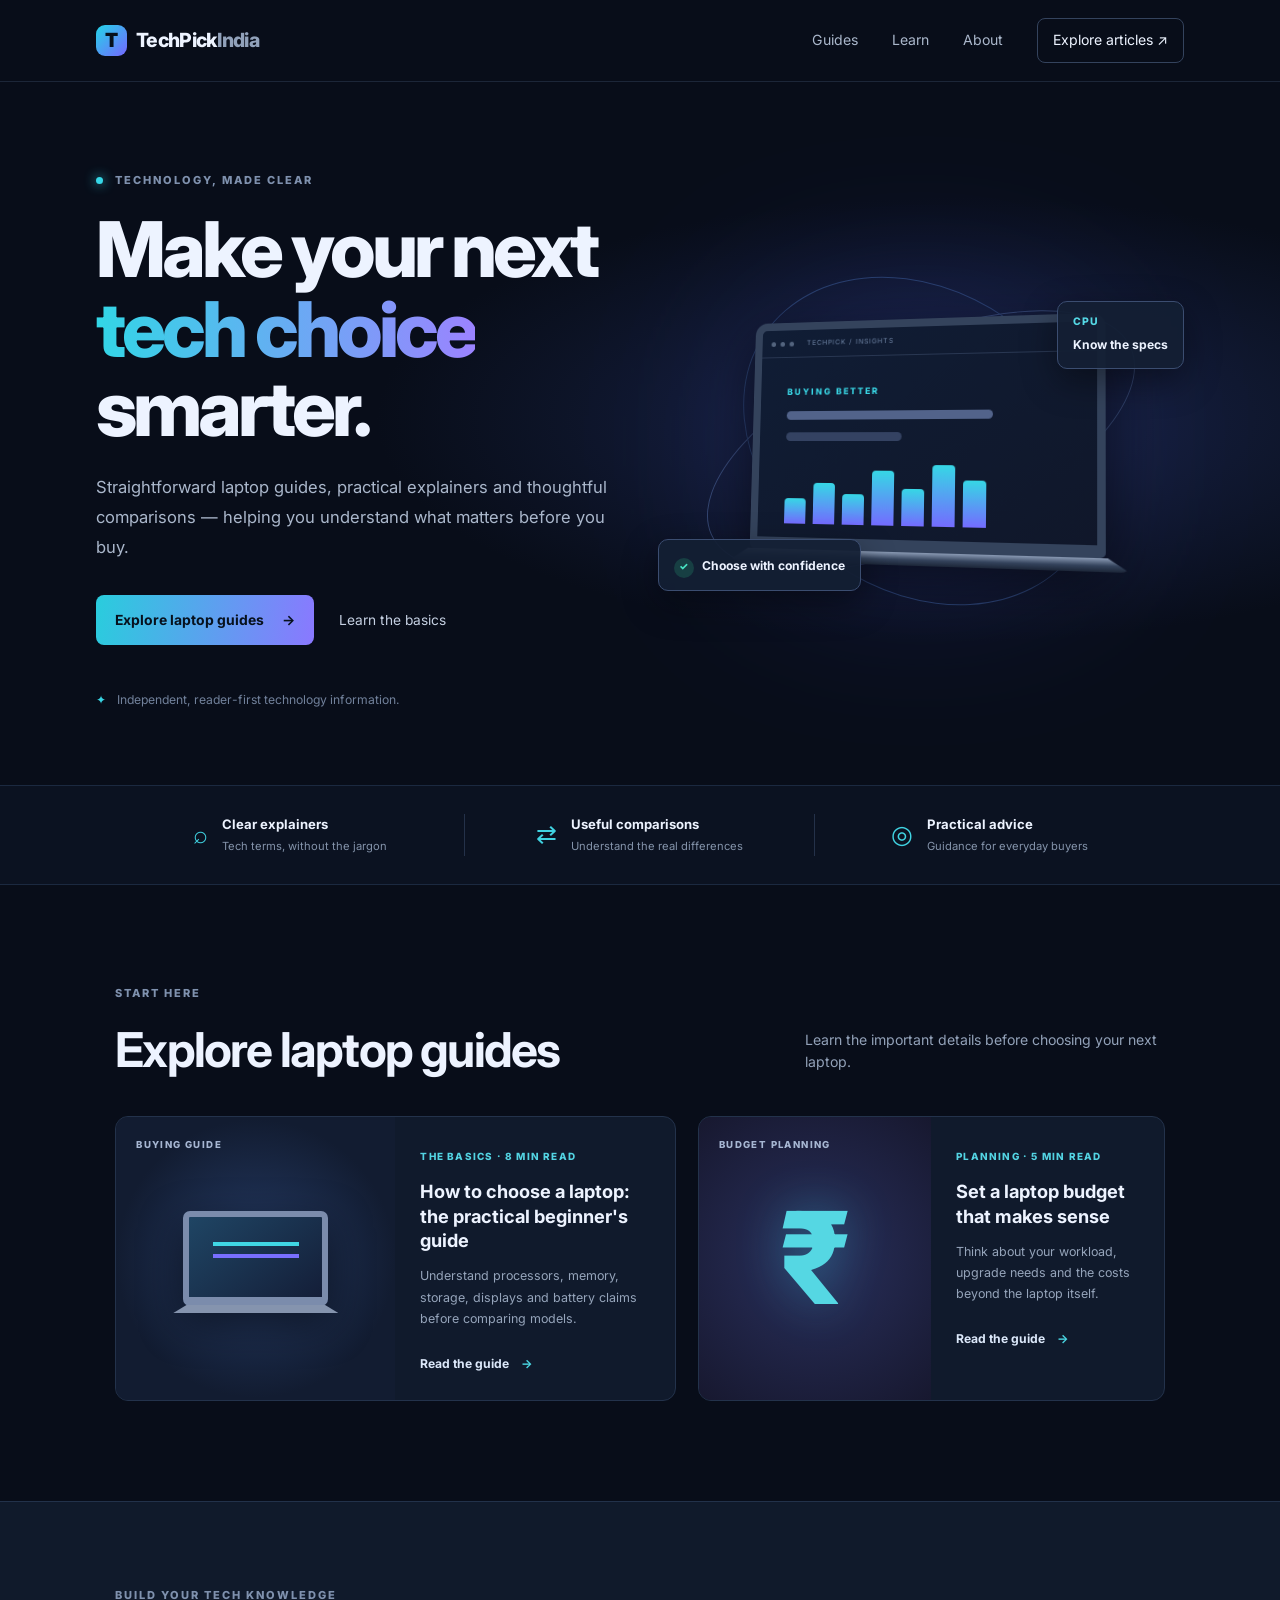
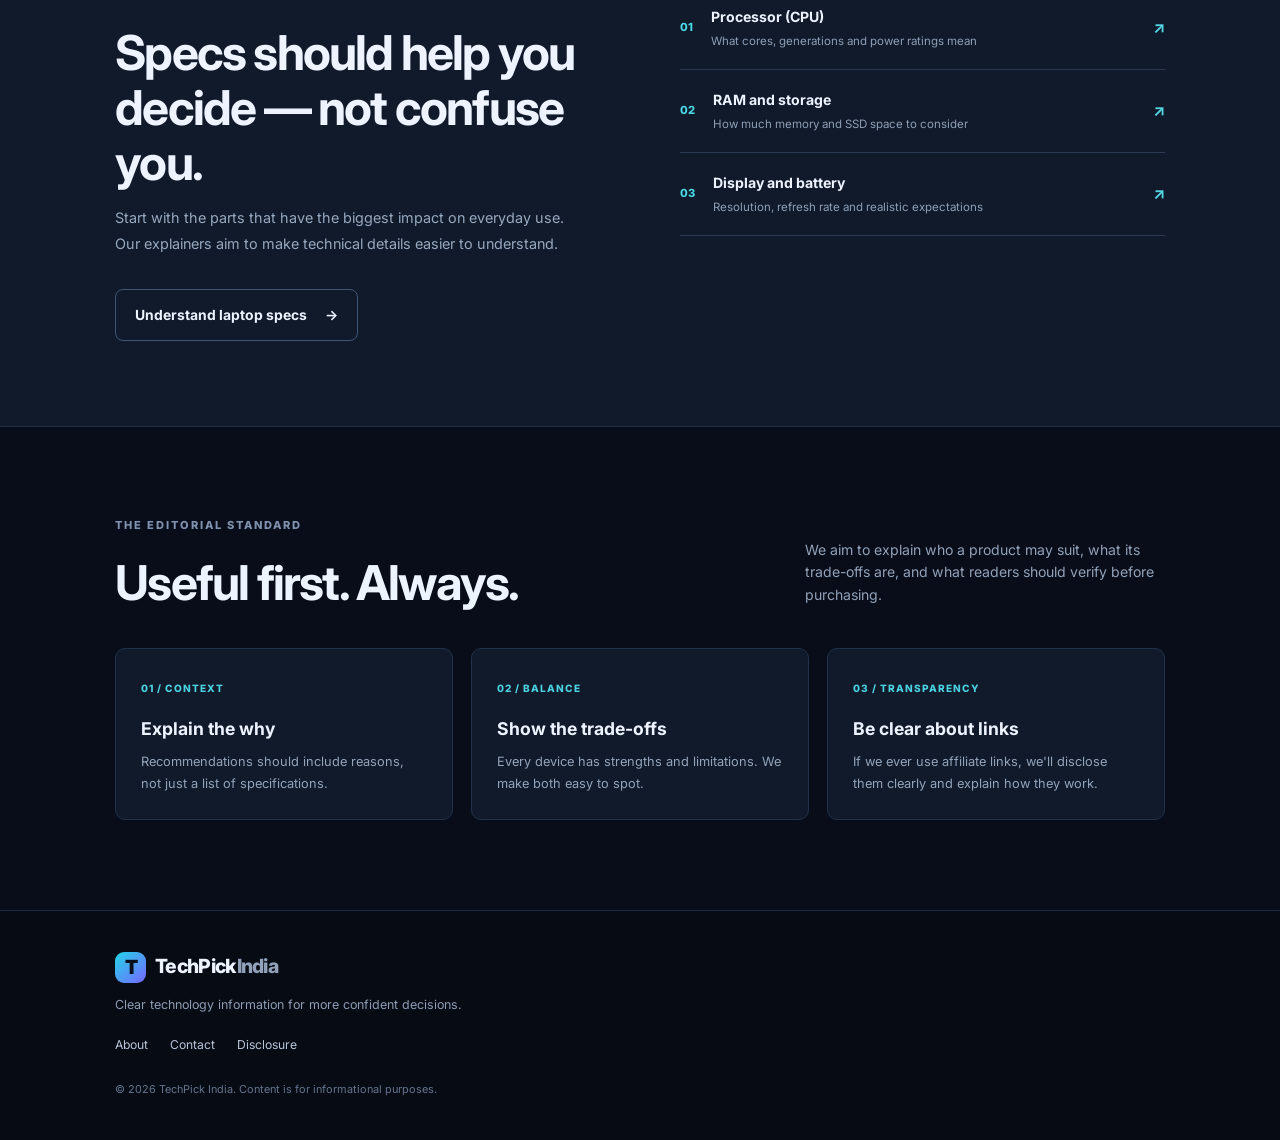
<file: index.html>
<!doctype html>
<html lang="en">
<head>
  <meta charset="utf-8">
  <meta name="viewport" content="width=device-width, initial-scale=1">
  <meta name="description" content="TechPick India helps you understand laptop specifications and make informed technology buying decisions.">
  <title>TechPick India — Make Smarter Tech Choices</title>
  <link rel="preconnect" href="https://fonts.googleapis.com">
  <link rel="preconnect" href="https://fonts.gstatic.com" crossorigin>
  <link href="https://fonts.googleapis.com/css2?family=Inter:wght@400;500;600;700;800&display=swap" rel="stylesheet">
  <link rel="stylesheet" href="css/style.css">
  <script src="js/script.js" defer></script>
</head>
<body>
  <header class="site-header">
    <a class="brand" href="index.html" aria-label="TechPick India home"><span class="brand-mark">T</span> TechPick<span class="brand-india"> India</span></a>
    <button class="menu-toggle" aria-label="Toggle navigation" aria-expanded="false">☰</button>
    <nav class="nav" aria-label="Main navigation">
      <a href="#guides">Guides</a>
      <a href="#learn">Learn</a>
      <a href="about.html">About</a>
      <a class="nav-cta" href="#latest">Explore articles <span aria-hidden="true">↗</span></a>
    </nav>
  </header>

  <main>
    <section class="hero">
      <div class="hero-copy">
        <p class="eyebrow"><span class="eyebrow-dot"></span> TECHNOLOGY, MADE CLEAR</p>
        <h1>Make your next<br><span>tech choice</span> smarter.</h1>
        <p class="hero-text">Straightforward laptop guides, practical explainers and thoughtful comparisons — helping you understand what matters before you buy.</p>
        <div class="hero-actions">
          <a class="button button-primary" href="#guides">Explore laptop guides <span aria-hidden="true">→</span></a>
          <a class="text-link" href="#learn">Learn the basics</a>
        </div>
        <div class="hero-note"><span class="note-icon">✦</span> Independent, reader-first technology information.</div>
      </div>
      <div class="hero-art" aria-label="Decorative laptop illustration">
        <div class="orbit orbit-one"></div><div class="orbit orbit-two"></div>
        <div class="glow"></div>
        <div class="laptop">
          <div class="laptop-screen">
            <div class="screen-top"><i></i><i></i><i></i><span>TECHPICK / INSIGHTS</span></div>
            <div class="screen-content">
              <div class="screen-label">BUYING BETTER</div>
              <div class="screen-line line-wide"></div><div class="screen-line line-short"></div>
              <div class="screen-chart"><b></b><b></b><b></b><b></b><b></b><b></b><b></b></div>
            </div>
          </div>
          <div class="laptop-base"></div>
        </div>
        <div class="float-card card-chip"><span>CPU</span><strong>Know the specs</strong></div>
        <div class="float-card card-check"><span class="check">✓</span><strong>Choose with confidence</strong></div>
      </div>
    </section>

    <section class="trust-strip" aria-label="What we publish">
      <div><span class="strip-icon">⌕</span><span><strong>Clear explainers</strong><small>Tech terms, without the jargon</small></span></div>
      <div><span class="strip-icon">⇄</span><span><strong>Useful comparisons</strong><small>Understand the real differences</small></span></div>
      <div><span class="strip-icon">◎</span><span><strong>Practical advice</strong><small>Guidance for everyday buyers</small></span></div>
    </section>

    <section class="section" id="guides">
      <div class="section-heading">
        <div><p class="eyebrow">START HERE</p><h2>Explore laptop guides</h2></div>
        <p>Learn the important details before choosing your next laptop.</p>
      </div>
      <div class="guide-grid">
        <a class="guide-card guide-feature" href="guides/laptop-buying-guide.html">
          <div class="guide-art art-main"><span class="art-tag">BUYING GUIDE</span><div class="mini-laptop"><div></div></div></div>
          <div class="guide-info"><span class="category">THE BASICS · 8 MIN READ</span><h3>How to choose a laptop: the practical beginner's guide</h3><p>Understand processors, memory, storage, displays and battery claims before comparing models.</p><span class="read-more">Read the guide <b>→</b></span></div>
        </a>
        <a class="guide-card" href="guides/budget-laptops.html">
          <div class="guide-art art-budget"><span class="big-symbol">₹</span><span class="art-tag">BUDGET PLANNING</span></div>
          <div class="guide-info"><span class="category">PLANNING · 5 MIN READ</span><h3>Set a laptop budget that makes sense</h3><p>Think about your workload, upgrade needs and the costs beyond the laptop itself.</p><span class="read-more">Read the guide <b>→</b></span></div>
        </a>
      </div>
    </section>

    <section class="learn-section" id="learn">
      <div class="learn-copy"><p class="eyebrow">BUILD YOUR TECH KNOWLEDGE</p><h2>Specs should help you decide — not confuse you.</h2><p>Start with the parts that have the biggest impact on everyday use. Our explainers aim to make technical details easier to understand.</p><a class="button button-outline" href="guides/laptop-buying-guide.html">Understand laptop specs <span>→</span></a></div>
      <div class="topic-list">
        <a href="guides/laptop-buying-guide.html"><span class="topic-number">01</span><span><strong>Processor (CPU)</strong><small>What cores, generations and power ratings mean</small></span><b>↗</b></a>
        <a href="guides/laptop-buying-guide.html"><span class="topic-number">02</span><span><strong>RAM and storage</strong><small>How much memory and SSD space to consider</small></span><b>↗</b></a>
        <a href="guides/laptop-buying-guide.html"><span class="topic-number">03</span><span><strong>Display and battery</strong><small>Resolution, refresh rate and realistic expectations</small></span><b>↗</b></a>
      </div>
    </section>

    <section class="section latest-section" id="latest">
      <div class="section-heading"><div><p class="eyebrow">THE EDITORIAL STANDARD</p><h2>Useful first. Always.</h2></div><p>We aim to explain who a product may suit, what its trade-offs are, and what readers should verify before purchasing.</p></div>
      <div class="principles">
        <article><span>01 / CONTEXT</span><h3>Explain the why</h3><p>Recommendations should include reasons, not just a list of specifications.</p></article>
        <article><span>02 / BALANCE</span><h3>Show the trade-offs</h3><p>Every device has strengths and limitations. We make both easy to spot.</p></article>
        <article><span>03 / TRANSPARENCY</span><h3>Be clear about links</h3><p>If we ever use affiliate links, we'll disclose them clearly and explain how they work.</p></article>
      </div>
    </section>
  </main>

  <footer class="footer">
    <a class="brand" href="index.html"><span class="brand-mark">T</span> TechPick<span class="brand-india"> India</span></a>
    <p>Clear technology information for more confident decisions.</p>
    <div class="footer-links"><a href="about.html">About</a><a href="contact.html">Contact</a><a href="disclosure.html">Disclosure</a></div>
    <small>© <span id="year"></span> TechPick India. Content is for informational purposes.</small>
  </footer>
</body>
</html>
</file>
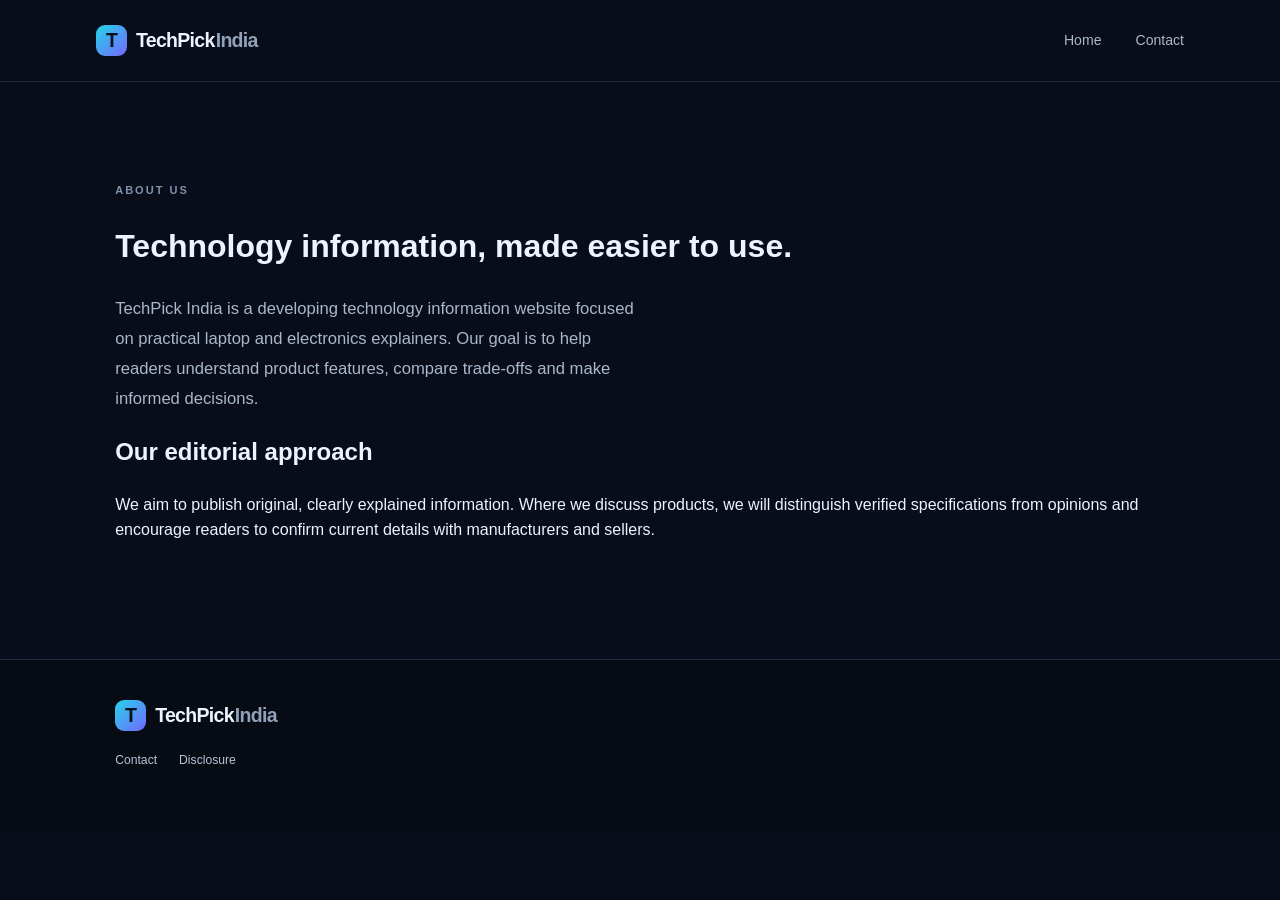
<file: about.html>
<!doctype html><html lang="en"><head><meta charset="utf-8"><meta name="viewport" content="width=device-width,initial-scale=1"><title>About | TechPick India</title><link rel="stylesheet" href="css/style.css"></head><body><header class="site-header"><a class="brand" href="index.html"><span class="brand-mark">T</span> TechPick<span class="brand-india"> India</span></a><nav class="nav"><a href="index.html">Home</a><a href="contact.html">Contact</a></nav></header><main class="section"><p class="eyebrow">ABOUT US</p><h1>Technology information, made easier to use.</h1><p class="hero-text">TechPick India is a developing technology information website focused on practical laptop and electronics explainers. Our goal is to help readers understand product features, compare trade-offs and make informed decisions.</p><h2>Our editorial approach</h2><p>We aim to publish original, clearly explained information. Where we discuss products, we will distinguish verified specifications from opinions and encourage readers to confirm current details with manufacturers and sellers.</p></main><footer class="footer"><a class="brand" href="index.html"><span class="brand-mark">T</span> TechPick<span class="brand-india"> India</span></a><div class="footer-links"><a href="contact.html">Contact</a><a href="disclosure.html">Disclosure</a></div></footer></body></html>
</file>
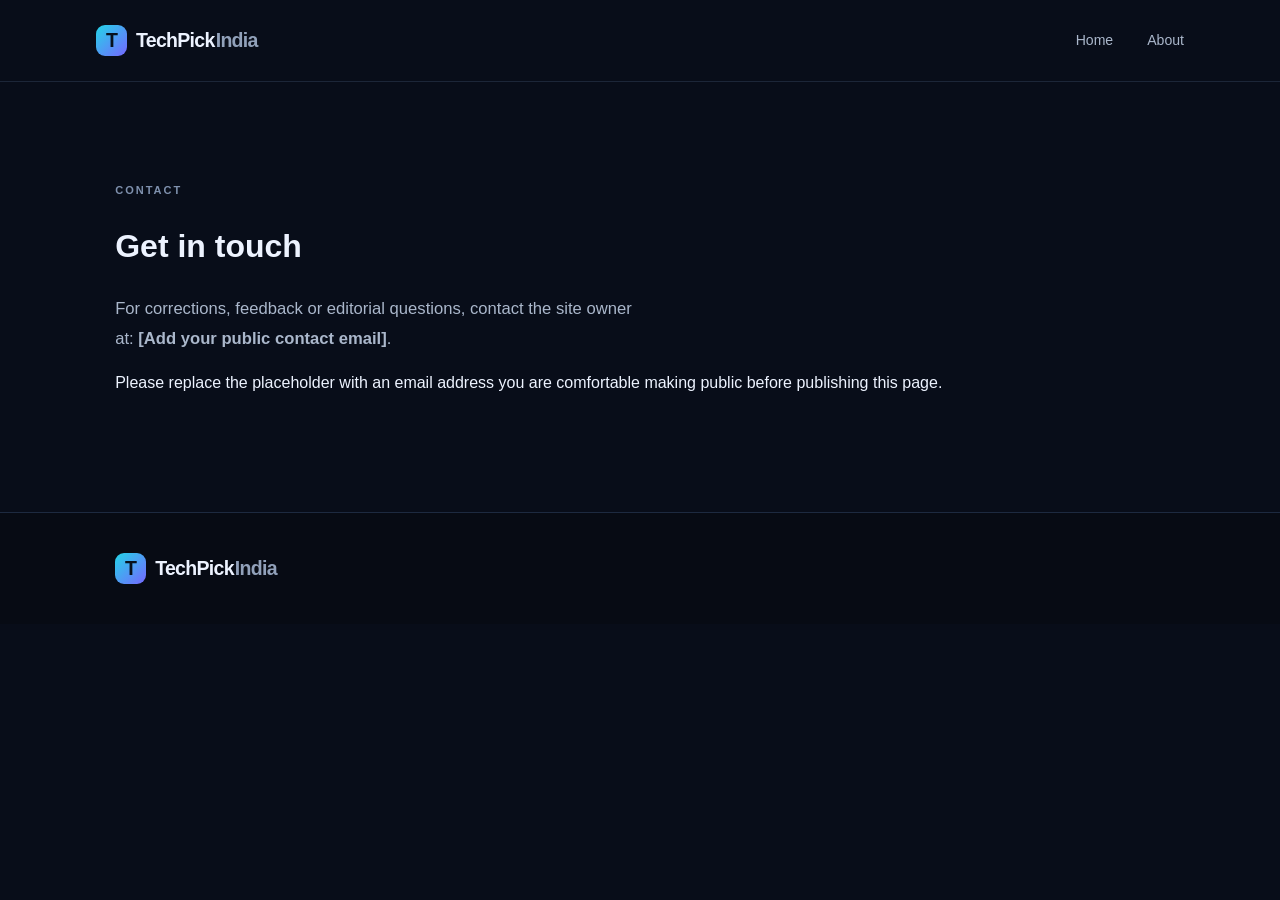
<file: contact.html>
<!doctype html><html lang="en"><head><meta charset="utf-8"><meta name="viewport" content="width=device-width,initial-scale=1"><title>Contact | TechPick India</title><link rel="stylesheet" href="css/style.css"></head><body><header class="site-header"><a class="brand" href="index.html"><span class="brand-mark">T</span> TechPick<span class="brand-india"> India</span></a><nav class="nav"><a href="index.html">Home</a><a href="about.html">About</a></nav></header><main class="section"><p class="eyebrow">CONTACT</p><h1>Get in touch</h1><p class="hero-text">For corrections, feedback or editorial questions, contact the site owner at: <strong>[Add your public contact email]</strong>.</p><p>Please replace the placeholder with an email address you are comfortable making public before publishing this page.</p></main><footer class="footer"><a class="brand" href="index.html"><span class="brand-mark">T</span> TechPick<span class="brand-india"> India</span></a></footer></body></html>
</file>
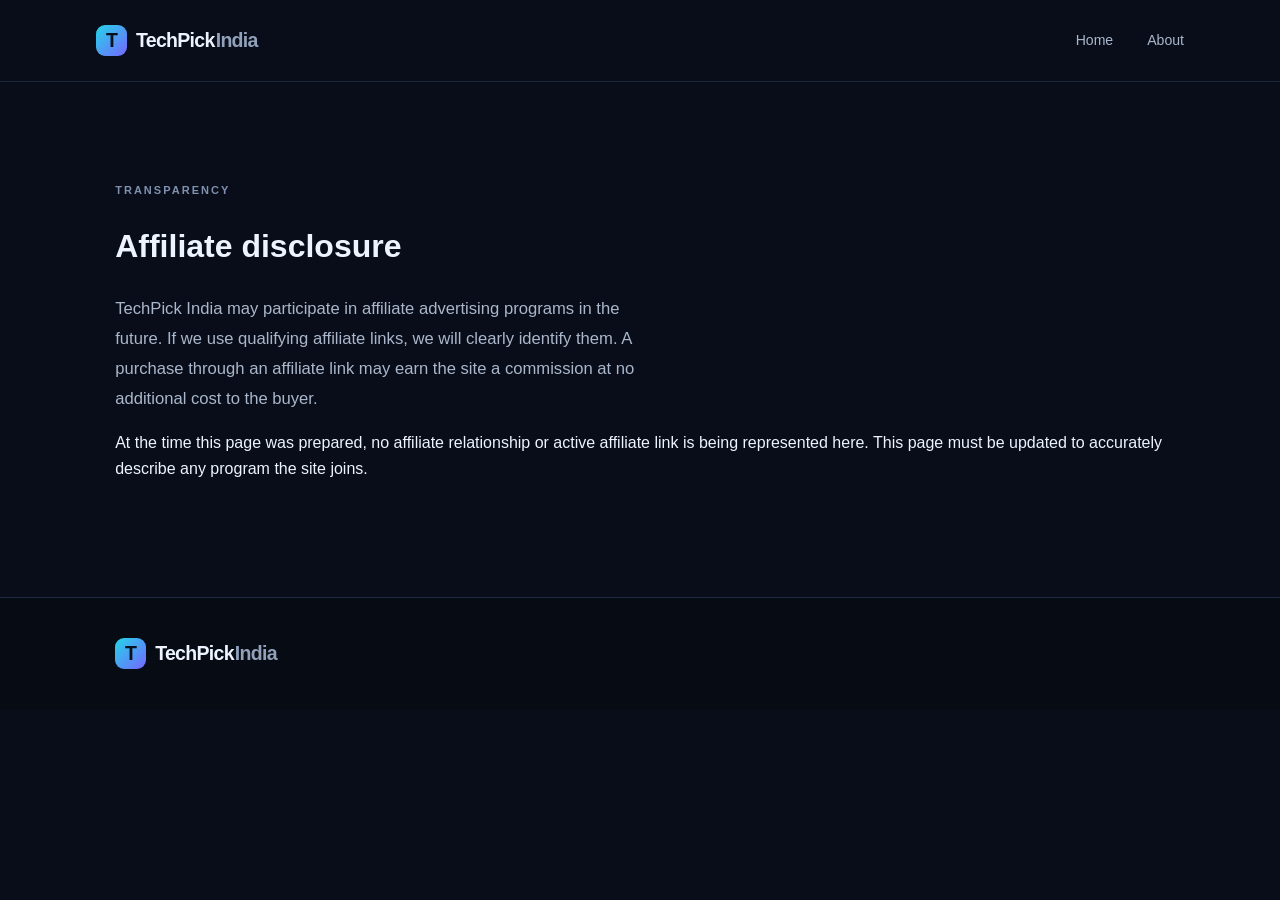
<file: disclosure.html>
<!doctype html><html lang="en"><head><meta charset="utf-8"><meta name="viewport" content="width=device-width,initial-scale=1"><title>Affiliate Disclosure | TechPick India</title><link rel="stylesheet" href="css/style.css"></head><body><header class="site-header"><a class="brand" href="index.html"><span class="brand-mark">T</span> TechPick<span class="brand-india"> India</span></a><nav class="nav"><a href="index.html">Home</a><a href="about.html">About</a></nav></header><main class="section"><p class="eyebrow">TRANSPARENCY</p><h1>Affiliate disclosure</h1><p class="hero-text">TechPick India may participate in affiliate advertising programs in the future. If we use qualifying affiliate links, we will clearly identify them. A purchase through an affiliate link may earn the site a commission at no additional cost to the buyer.</p><p>At the time this page was prepared, no affiliate relationship or active affiliate link is being represented here. This page must be updated to accurately describe any program the site joins.</p></main><footer class="footer"><a class="brand" href="index.html"><span class="brand-mark">T</span> TechPick<span class="brand-india"> India</span></a></footer></body></html>
</file>
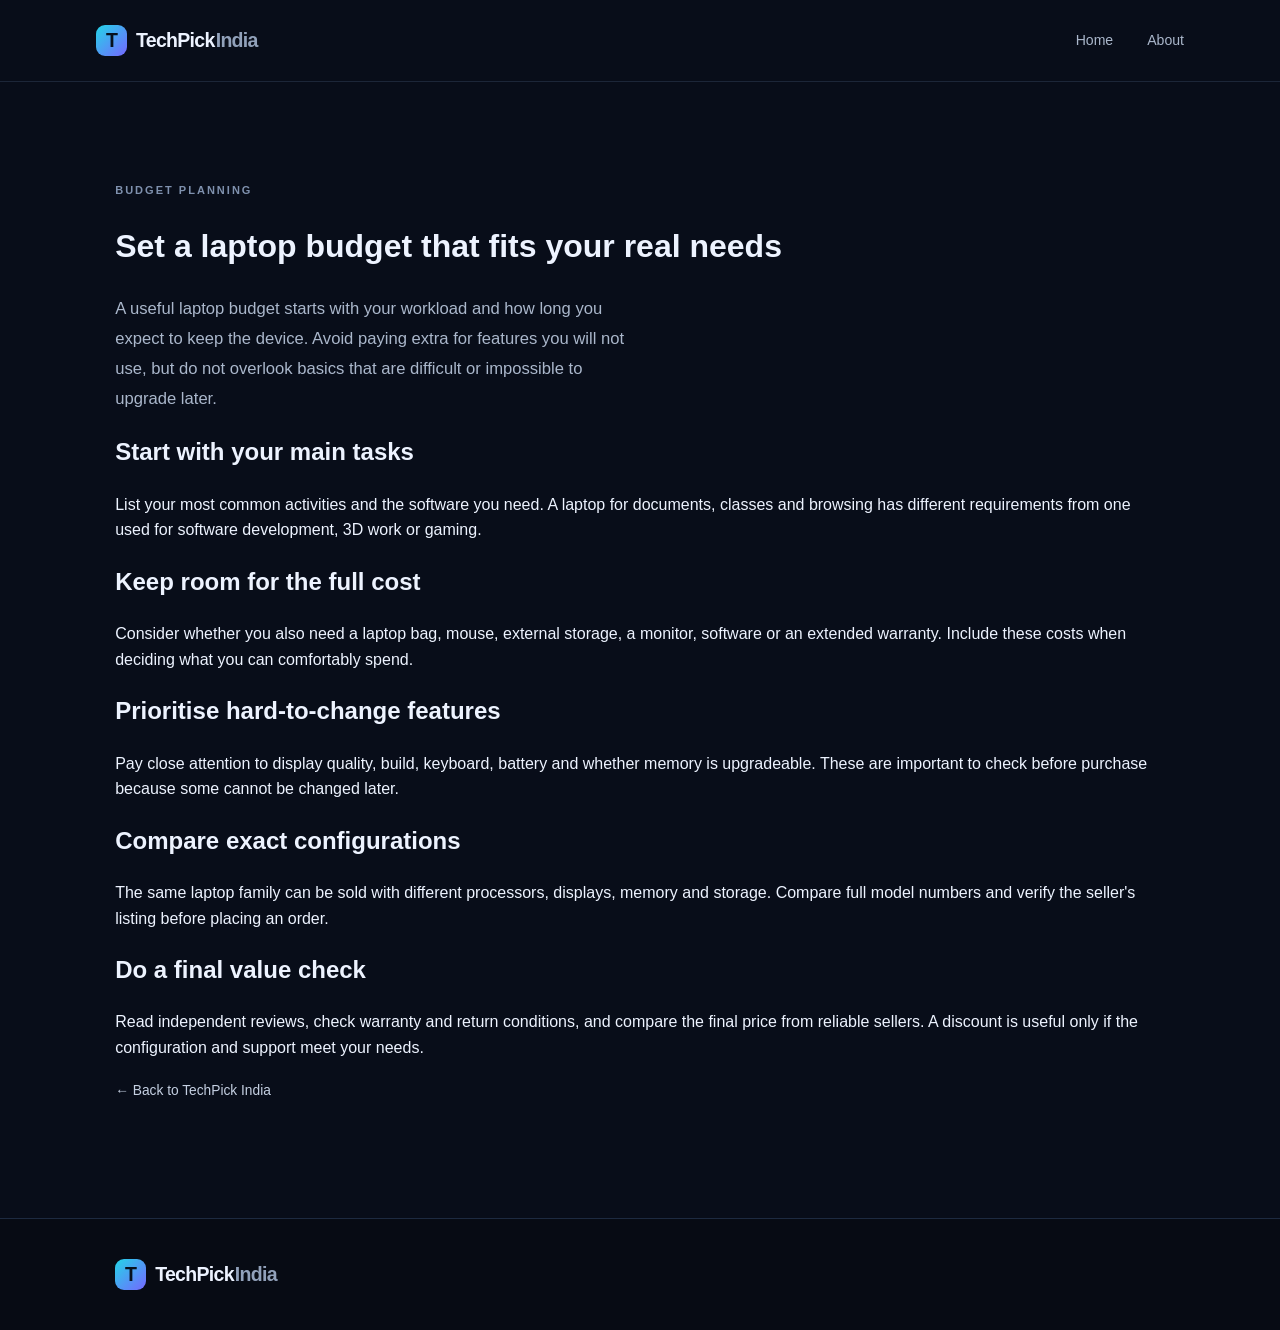
<file: guides/budget-laptops.html>
<!doctype html><html lang="en"><head><meta charset="utf-8"><meta name="viewport" content="width=device-width,initial-scale=1"><title>How to Set a Laptop Budget | TechPick India</title><link rel="stylesheet" href="../css/style.css"></head><body><header class="site-header"><a class="brand" href="../index.html"><span class="brand-mark">T</span> TechPick<span class="brand-india"> India</span></a><nav class="nav"><a href="../index.html">Home</a><a href="../about.html">About</a></nav></header><main class="section"><p class="eyebrow">BUDGET PLANNING</p><h1>Set a laptop budget that fits your real needs</h1><p class="hero-text">A useful laptop budget starts with your workload and how long you expect to keep the device. Avoid paying extra for features you will not use, but do not overlook basics that are difficult or impossible to upgrade later.</p><h2>Start with your main tasks</h2><p>List your most common activities and the software you need. A laptop for documents, classes and browsing has different requirements from one used for software development, 3D work or gaming.</p><h2>Keep room for the full cost</h2><p>Consider whether you also need a laptop bag, mouse, external storage, a monitor, software or an extended warranty. Include these costs when deciding what you can comfortably spend.</p><h2>Prioritise hard-to-change features</h2><p>Pay close attention to display quality, build, keyboard, battery and whether memory is upgradeable. These are important to check before purchase because some cannot be changed later.</p><h2>Compare exact configurations</h2><p>The same laptop family can be sold with different processors, displays, memory and storage. Compare full model numbers and verify the seller's listing before placing an order.</p><h2>Do a final value check</h2><p>Read independent reviews, check warranty and return conditions, and compare the final price from reliable sellers. A discount is useful only if the configuration and support meet your needs.</p><p><a class="text-link" href="../index.html">← Back to TechPick India</a></p></main><footer class="footer"><a class="brand" href="../index.html"><span class="brand-mark">T</span> TechPick<span class="brand-india"> India</span></a></footer></body></html>
</file>
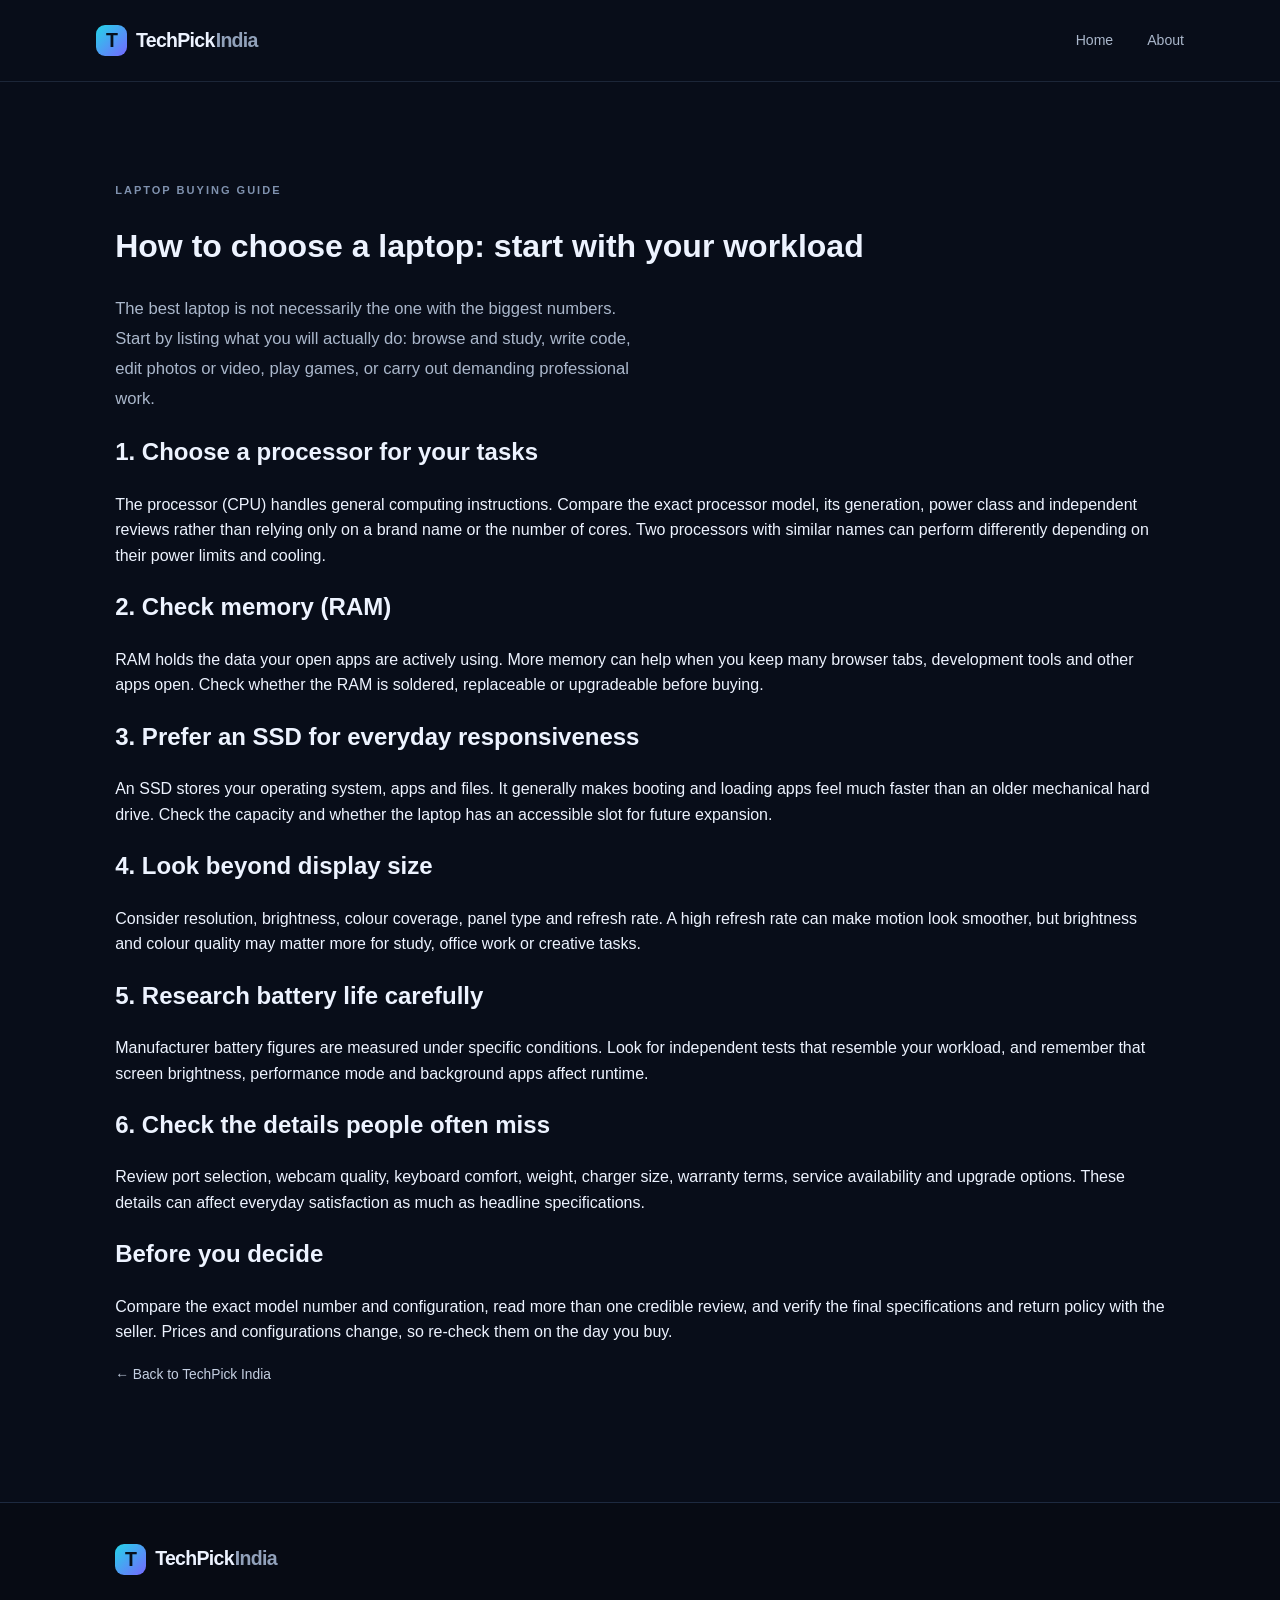
<file: guides/laptop-buying-guide.html>
<!doctype html><html lang="en"><head><meta charset="utf-8"><meta name="viewport" content="width=device-width,initial-scale=1"><title>How to Choose a Laptop | TechPick India</title><link rel="stylesheet" href="../css/style.css"></head><body><header class="site-header"><a class="brand" href="../index.html"><span class="brand-mark">T</span> TechPick<span class="brand-india"> India</span></a><nav class="nav"><a href="../index.html">Home</a><a href="../about.html">About</a></nav></header><main class="section"><p class="eyebrow">LAPTOP BUYING GUIDE</p><h1>How to choose a laptop: start with your workload</h1><p class="hero-text">The best laptop is not necessarily the one with the biggest numbers. Start by listing what you will actually do: browse and study, write code, edit photos or video, play games, or carry out demanding professional work.</p><h2>1. Choose a processor for your tasks</h2><p>The processor (CPU) handles general computing instructions. Compare the exact processor model, its generation, power class and independent reviews rather than relying only on a brand name or the number of cores. Two processors with similar names can perform differently depending on their power limits and cooling.</p><h2>2. Check memory (RAM)</h2><p>RAM holds the data your open apps are actively using. More memory can help when you keep many browser tabs, development tools and other apps open. Check whether the RAM is soldered, replaceable or upgradeable before buying.</p><h2>3. Prefer an SSD for everyday responsiveness</h2><p>An SSD stores your operating system, apps and files. It generally makes booting and loading apps feel much faster than an older mechanical hard drive. Check the capacity and whether the laptop has an accessible slot for future expansion.</p><h2>4. Look beyond display size</h2><p>Consider resolution, brightness, colour coverage, panel type and refresh rate. A high refresh rate can make motion look smoother, but brightness and colour quality may matter more for study, office work or creative tasks.</p><h2>5. Research battery life carefully</h2><p>Manufacturer battery figures are measured under specific conditions. Look for independent tests that resemble your workload, and remember that screen brightness, performance mode and background apps affect runtime.</p><h2>6. Check the details people often miss</h2><p>Review port selection, webcam quality, keyboard comfort, weight, charger size, warranty terms, service availability and upgrade options. These details can affect everyday satisfaction as much as headline specifications.</p><h2>Before you decide</h2><p>Compare the exact model number and configuration, read more than one credible review, and verify the final specifications and return policy with the seller. Prices and configurations change, so re-check them on the day you buy.</p><p><a class="text-link" href="../index.html">← Back to TechPick India</a></p></main><footer class="footer"><a class="brand" href="../index.html"><span class="brand-mark">T</span> TechPick<span class="brand-india"> India</span></a></footer></body></html>
</file>
<file: css/style.css>
*{box-sizing:border-box}html{scroll-behavior:smooth}body{margin:0;background:#080d19;color:#edf3ff;font-family:Inter,Arial,sans-serif;line-height:1.6}a{color:inherit;text-decoration:none}.site-header{height:82px;padding:0 7.5%;display:flex;align-items:center;justify-content:space-between;border-bottom:1px solid #1c2638;background:#080d19;position:sticky;top:0;z-index:10}.brand{font-size:1.22rem;font-weight:800;letter-spacing:-.7px;display:flex;align-items:center;gap:9px}.brand-mark{display:grid;place-items:center;width:31px;height:31px;border-radius:9px;background:linear-gradient(135deg,#23d5e8,#7567ff);color:#07111d;font-weight:900}.brand-india{color:#91a1ba;margin-left:-8px}.nav{display:flex;align-items:center;gap:34px;color:#aab7cb;font-size:.88rem}.nav a:hover,.footer-links a:hover{color:#fff}.nav-cta{border:1px solid #34435d;border-radius:8px;padding:10px 15px;color:#edf3ff!important}.menu-toggle{display:none;background:none;border:0;color:#fff;font-size:1.4rem}.hero{min-height:590px;padding:90px 7.5% 75px;display:grid;grid-template-columns:1fr 1fr;align-items:center;gap:35px;overflow:hidden;background:radial-gradient(ellipse at 75% 48%,#182347 0,transparent 43%),#080d19}.eyebrow{font-size:.69rem;font-weight:800;letter-spacing:2px;color:#7f91ae;margin:0 0 20px}.eyebrow-dot{display:inline-block;width:7px;height:7px;border-radius:50%;background:#36d8e7;margin-right:8px;box-shadow:0 0 12px #36d8e7}.hero h1{font-size:clamp(3.2rem,6vw,5.5rem);line-height:1.04;letter-spacing:-4px;margin:0 0 24px;font-weight:800}.hero h1 span{background:linear-gradient(90deg,#32d6e6,#9b83ff);background-clip:text;color:transparent}.hero-text{max-width:520px;color:#aab7cb;font-size:1.04rem;line-height:1.8}.hero-actions{display:flex;align-items:center;gap:25px;margin-top:32px}.button{display:inline-flex;align-items:center;gap:18px;padding:14px 19px;border-radius:8px;font-size:.87rem;font-weight:700}.button-primary{background:linear-gradient(100deg,#29cddd,#8a78ff);color:#07111d}.button-primary:hover{filter:brightness(1.1)}.text-link{font-size:.86rem;color:#c5d0e2}.hero-note{margin-top:45px;color:#71819b;font-size:.76rem}.note-icon{color:#38d5e4;margin-right:8px}.hero-art{height:390px;position:relative;display:grid;place-items:center}.glow{position:absolute;width:300px;height:230px;background:#4c5aff;filter:blur(100px);opacity:.23}.orbit{position:absolute;border:1px solid #34466d;border-radius:50%;transform:rotate(-24deg)}.orbit-one{width:460px;height:200px}.orbit-two{width:380px;height:300px;transform:rotate(35deg);border-color:#263c64}.laptop{position:relative;width:360px;z-index:2;transform:perspective(800px) rotateY(-12deg) rotateX(4deg)}.laptop-screen{height:235px;border:8px solid #34435c;border-bottom-width:12px;border-radius:13px 13px 5px 5px;background:linear-gradient(145deg,#101d35,#10172a);box-shadow:0 20px 55px #0009;overflow:hidden}.screen-top{height:29px;border-bottom:1px solid #293752;display:flex;align-items:center;gap:5px;padding:0 10px;color:#7186a7;font-size:7px;letter-spacing:1px}.screen-top i{width:5px;height:5px;border-radius:50%;background:#53647e}.screen-top span{margin-left:9px}.screen-content{padding:29px}.screen-label{font-size:9px;letter-spacing:2px;color:#39d5e4;font-weight:800}.screen-line{height:9px;border-radius:8px;background:#52638a;margin-top:13px}.line-wide{width:75%}.line-short{width:43%;opacity:.55}.screen-chart{height:65px;display:flex;align-items:end;gap:8px;margin-top:20px}.screen-chart b{display:block;width:23px;border-radius:4px 4px 0 0;background:linear-gradient(#36d7e5,#746bff);height:40%}.screen-chart b:nth-child(2){height:65%}.screen-chart b:nth-child(3){height:48%}.screen-chart b:nth-child(4){height:85%}.screen-chart b:nth-child(5){height:58%}.screen-chart b:nth-child(6){height:95%}.screen-chart b:nth-child(7){height:72%}.laptop-base{height:13px;margin:0 -22px;background:linear-gradient(#8a9ab4,#34435c 55%,#1c2638);clip-path:polygon(5% 0,95% 0,100% 100%,0 100%);border-radius:0 0 8px 8px}.float-card{position:absolute;z-index:3;background:#141f34eF;border:1px solid #3b4d70;border-radius:10px;padding:12px 15px;box-shadow:0 12px 35px #0006}.float-card span{display:block;color:#55d8e5;font-size:.65rem;font-weight:800;letter-spacing:1px}.float-card strong{font-size:.76rem}.card-chip{top:55px;right:0}.card-check{bottom:45px;left:0}.card-check .check{display:inline-grid;place-items:center;width:20px;height:20px;border-radius:50%;background:#173f43;color:#48e3c3;margin-right:8px}.card-check strong{display:inline}.trust-strip{display:grid;grid-template-columns:repeat(3,1fr);padding:28px 9%;border-top:1px solid #1b2940;border-bottom:1px solid #1b2940;background:#0b1221}.trust-strip>div{display:flex;align-items:center;justify-content:center;gap:14px;border-right:1px solid #243149}.trust-strip>div:last-child{border:0}.strip-icon{font-size:1.55rem;color:#40d3e2}.trust-strip strong,.trust-strip small{display:block}.trust-strip strong{font-size:.82rem}.trust-strip small{color:#8493aa;font-size:.7rem;margin-top:3px}.section{padding:100px 9%}.section-heading{display:flex;justify-content:space-between;align-items:end;gap:30px;margin-bottom:38px}.section-heading h2,.learn-copy h2{font-size:clamp(2rem,4vw,3rem);letter-spacing:-1.8px;line-height:1.15;margin:0}.section-heading>p{max-width:360px;color:#92a1b8;font-size:.88rem;margin:0 0 4px}.guide-grid{display:grid;grid-template-columns:1.2fr 1fr;gap:22px}.guide-card{display:grid;grid-template-columns:1fr 1fr;min-height:260px;background:#101a2c;border:1px solid #23324b;border-radius:13px;overflow:hidden;transition:transform .2s,border-color .2s}.guide-card:hover{transform:translateY(-4px);border-color:#536b9c}.guide-art{position:relative;min-height:250px;display:grid;place-items:center;overflow:hidden}.art-main{background:radial-gradient(circle at 50% 50%,#253b65,#121c31 70%)}.art-tag{position:absolute;top:20px;left:20px;font-size:.6rem;letter-spacing:1.4px;color:#a7b7d3;font-weight:800}.mini-laptop{width:145px;height:95px;border:6px solid #7b8cac;border-bottom-width:9px;border-radius:7px;background:linear-gradient(140deg,#1f4564,#141e38);box-shadow:0 15px 40px #0008;position:relative}.mini-laptop:after{content:"";position:absolute;bottom:-16px;left:-16px;width:165px;height:8px;background:#8594ae;clip-path:polygon(8% 0,92% 0,100% 100%,0 100%)}.mini-laptop div{height:4px;width:65%;background:#40d6e4;margin:25px auto;box-shadow:0 12px 0 #786fff}.art-budget{background:radial-gradient(circle at 50%,#29305d,#17182f)}.big-symbol{font-size:8rem;font-weight:800;color:#55d7e3;text-shadow:0 0 50px #37c9df55}.guide-info{padding:25px}.category{font-size:.62rem;letter-spacing:1.2px;color:#53d4e3;font-weight:800}.guide-info h3{font-size:1.14rem;line-height:1.35;margin:12px 0}.guide-info p{font-size:.78rem;color:#95a4ba;line-height:1.7}.read-more{display:inline-flex;gap:12px;margin-top:12px;font-size:.76rem;font-weight:700;color:#dce8fa}.read-more b{color:#4ad5e2}.learn-section{padding:85px 9%;display:grid;grid-template-columns:1fr 1fr;gap:80px;background:#101a2b;border-top:1px solid #22314a;border-bottom:1px solid #22314a}.learn-copy h2{max-width:520px}.learn-copy>p:not(.eyebrow){color:#98a8bf;max-width:470px;font-size:.9rem;line-height:1.8}.button-outline{border:1px solid #405473;margin-top:18px}.button-outline:hover{background:#1a2941}.topic-list a{display:flex;align-items:center;gap:18px;padding:19px 0;border-bottom:1px solid #2a3850}.topic-number{font-size:.7rem;color:#49d5e2;font-weight:800}.topic-list strong,.topic-list small{display:block}.topic-list strong{font-size:.88rem}.topic-list small{font-size:.72rem;color:#8e9eb5;margin-top:3px}.topic-list b{margin-left:auto;color:#54d6e2}.latest-section{padding-top:90px;padding-bottom:90px}.principles{display:grid;grid-template-columns:repeat(3,1fr);gap:18px}.principles article{padding:25px;background:#101a2b;border:1px solid #22314a;border-radius:10px}.principles article span{font-size:.63rem;color:#4bd2e0;letter-spacing:1px;font-weight:800}.principles h3{font-size:1.1rem;margin:15px 0 8px}.principles p{font-size:.8rem;color:#94a3b9;line-height:1.7;margin:0}.footer{padding:40px 9%;border-top:1px solid #1d2a40;background:#070b14}.footer>p{color:#8e9db4;font-size:.78rem}.footer-links{display:flex;gap:22px;margin:20px 0;color:#b8c5d8;font-size:.76rem}.footer>small{color:#65758f;font-size:.68rem}
@media(max-width:900px){.hero{grid-template-columns:1fr;padding-top:70px}.hero-art{height:330px}.guide-card{grid-template-columns:1fr}.guide-art{min-height:190px}.section{padding:75px 6%}.learn-section{padding:70px 6%;gap:40px}.site-header{padding:0 6%}}
@media(max-width:650px){.site-header{height:70px}.menu-toggle{display:block}.nav{display:none;position:absolute;top:69px;left:0;right:0;padding:20px 6%;background:#0b1221;border-bottom:1px solid #26344b;flex-direction:column;align-items:flex-start;gap:18px}.nav.open{display:flex}.hero{padding:60px 6% 40px}.hero h1{font-size:3.35rem;letter-spacing:-2.5px}.hero-art{transform:scale(.82);margin:-15px -35px}.hero-actions{align-items:flex-start;flex-direction:column;gap:16px}.trust-strip{grid-template-columns:1fr;gap:18px;padding:25px 8%}.trust-strip>div{justify-content:flex-start;border-right:0;border-bottom:1px solid #243149;padding-bottom:15px}.trust-strip>div:last-child{padding-bottom:0}.section-heading{display:block}.section-heading>p{margin-top:15px}.guide-grid{grid-template-columns:1fr}.guide-card{grid-template-columns:1fr}.guide-art{min-height:190px}.learn-section{grid-template-columns:1fr}.principles{grid-template-columns:1fr}.footer{padding:35px 6%}}
</file>
